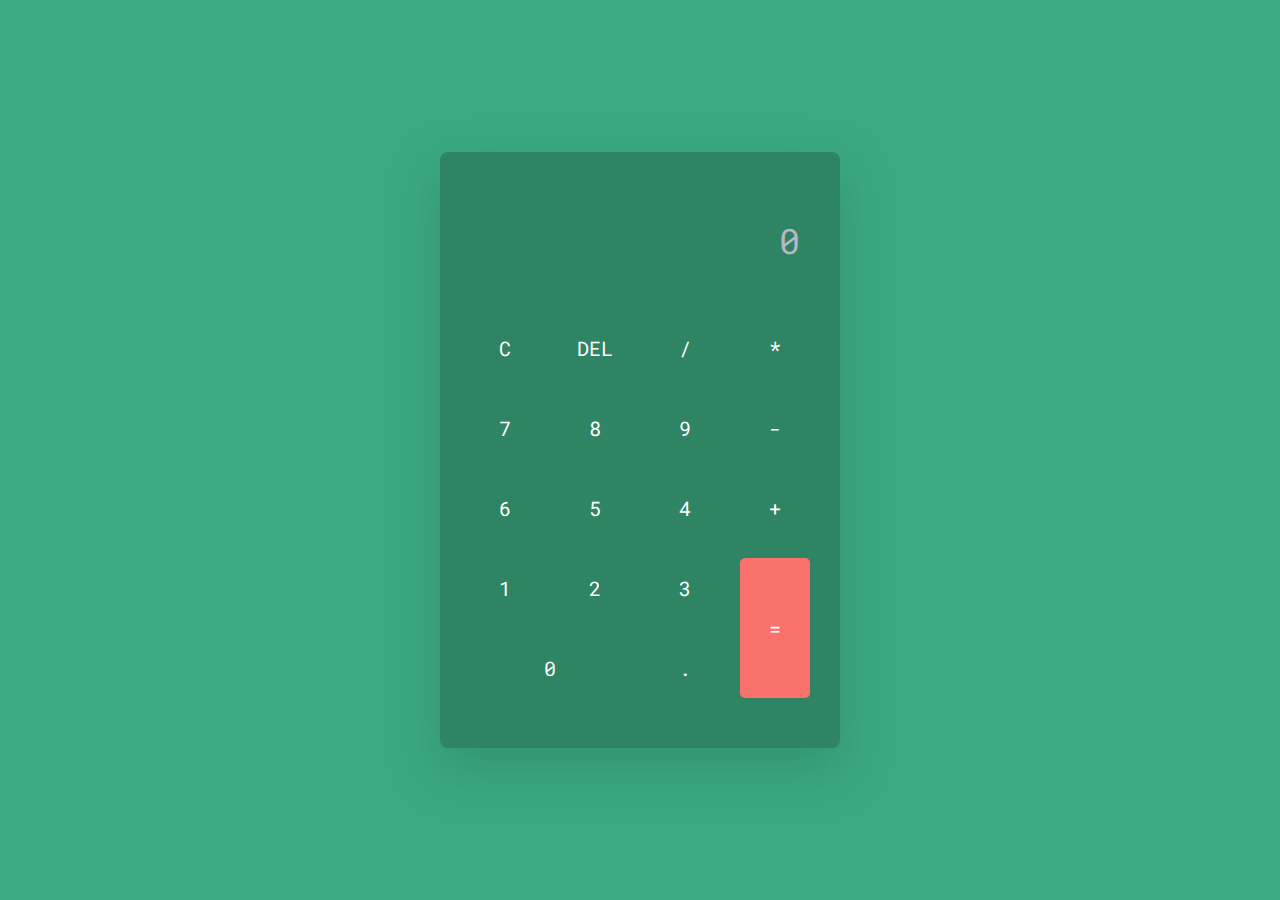
<file: Calculator/index.html>
<!DOCTYPE html>
<html lang="fr">
<head>
    <meta name="viewport" content="width=device-width, initial-scale=1.0" />
    <title>Calculatrice</title>

    <!-- Google Font -->
    <link
            href="https://fonts.googleapis.com/css2?family=Roboto+Mono:wght@500&display=swap"
            rel="stylesheet"
    />
    <!-- Stylesheet -->
    <link rel="stylesheet" href="style.css" />
</head>
<body>
<div class="calculator">
    <div class="display">
        <input type="text" placeholder="0" id="input" disabled />
    </div>
    <div class="buttons">
        <!-- Full Erase -->
        <input type="button" value="C" id="clear" />
        <!-- Erase Single Value -->
        <input type="button" value="DEL" id="erase" />
        <input type="button" value="/" class="input-button" />
        <input type="button" value="*" class="input-button" />

        <input type="button" value="7" class="input-button" />
        <input type="button" value="8" class="input-button" />
        <input type="button" value="9" class="input-button" />
        <input type="button" value="-" class="input-button" />

        <input type="button" value="6" class="input-button" />
        <input type="button" value="5" class="input-button" />
        <input type="button" value="4" class="input-button" />
        <input type="button" value="+" class="input-button" />

        <input type="button" value="1" class="input-button" />
        <input type="button" value="2" class="input-button" />
        <input type="button" value="3" class="input-button" />

        <input type="button" value="=" id="equal" />
        <input type="button" value="0" class="input-button" />
        <input type="button" value="." class="input-button" />
    </div>
</div>
<!-- Script -->
<script src="script.js"></script>
</body>
</html>
</file>
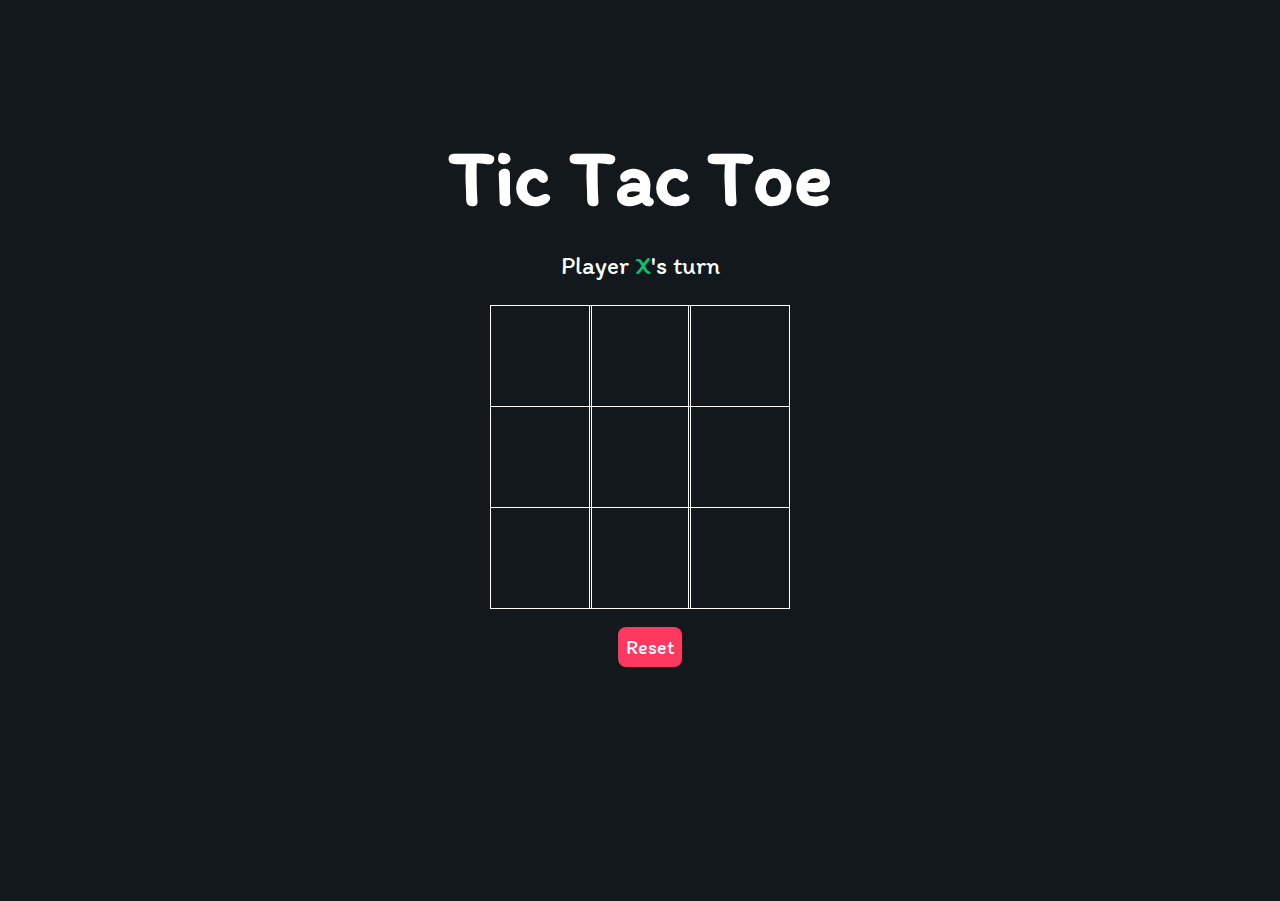
<file: Morpion/index.html>
<!DOCTYPE html>
<html lang="fr">
    <head>
        <meta charset="UTF-8">
        <meta http-equiv="X-UA-Compatible" content="IE=edge">
        <meta name="viewport" content="width=device-width, initial-scale=1.0">
        <link rel="stylesheet" href="style.css">
        <link rel="preconnect" href="https://fonts.gstatic.com">
        <link href="https://fonts.googleapis.com/css2?family=Itim&display=swap" rel="stylesheet">
        <script src="./script.js"></script>
        <title>Tic-Tac-Toe</title>
    </head>

    <body>
        <main class="background">
            <section class="title">
                <h1>Tic Tac Toe</h1>
            </section>
            <section class="display">
                Player <span class="display-player playerX">X</span>'s turn
            </section>
            <section class="container">
                <div class="tile"></div>
                <div class="tile"></div>
                <div class="tile"></div>
                <div class="tile"></div>
                <div class="tile"></div>
                <div class="tile"></div>
                <div class="tile"></div>
                <div class="tile"></div>
                <div class="tile"></div>
            </section>
            <section class="display announcer hide"></section>
            <section class="controls">
                <button id="reset">Reset</button>
            </section>
        </main>
    </body>
</html>
</file>
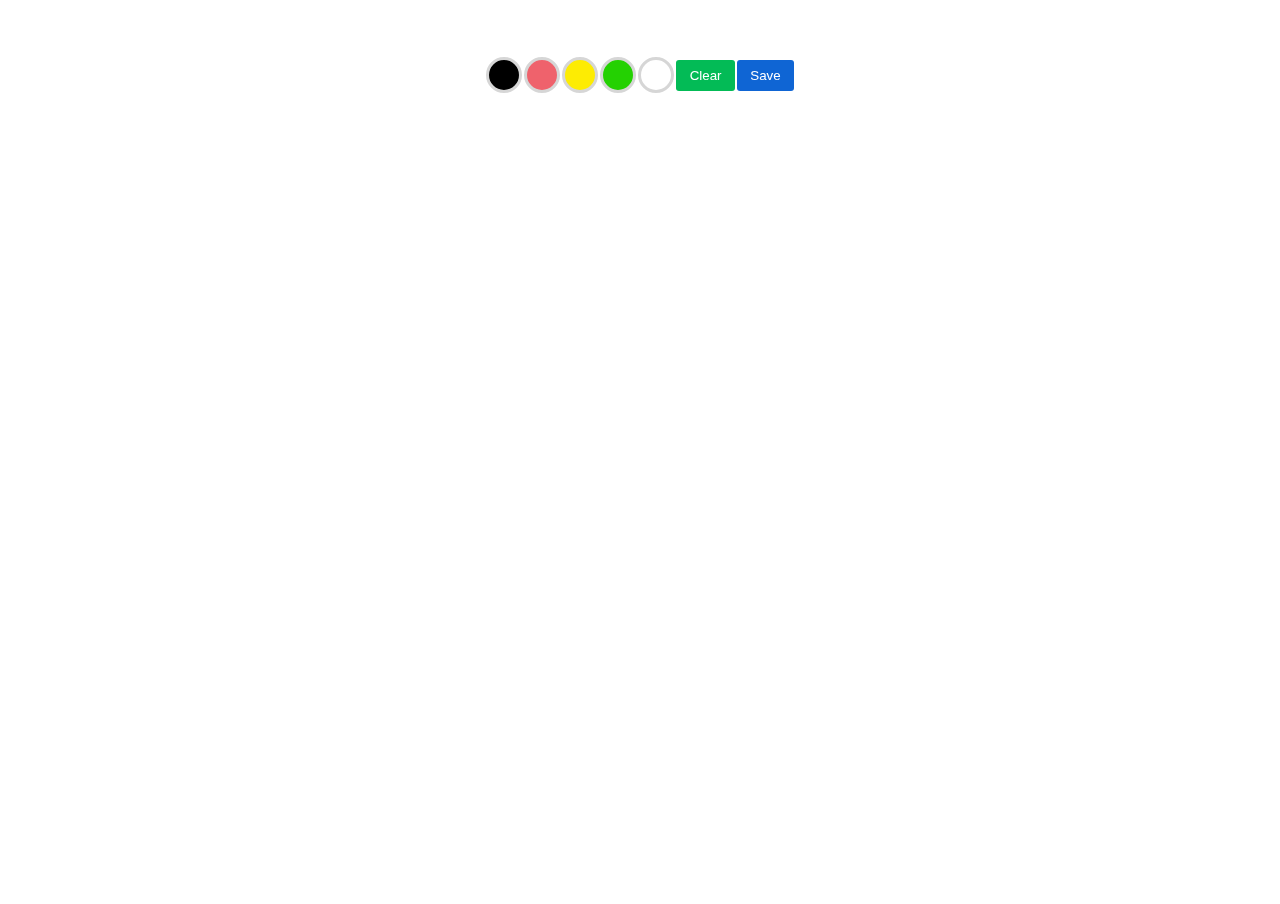
<file: Paint/index.html>
<!DOCTYPE html>
<html lang="fr">
<head>
    <meta charset="UTF-8">
    <meta http-equiv="X-UA-Compatible" content="IE=edge">
    <meta name="viewport" content="width=device-width, initial-scale=1.0">
    <link rel="stylesheet" href="./style.css">
    <title>The Drawing App</title>
</head>
<body>
<canvas id="canvas"></canvas>
<div class="nav">
    <div class="clr" data-clr="#000"></div>
    <div class="clr" data-clr="#EF626C"></div>
    <div class="clr" data-clr="#fdec03"></div>
    <div class="clr" data-clr="#24d102"></div>
    <div class="clr" data-clr="#fff"></div>
    <button class="clear">Clear</button>
    <button class="save">Save</button>
</div>
<script src="./script.js"></script>
</body>
</html>
</file>
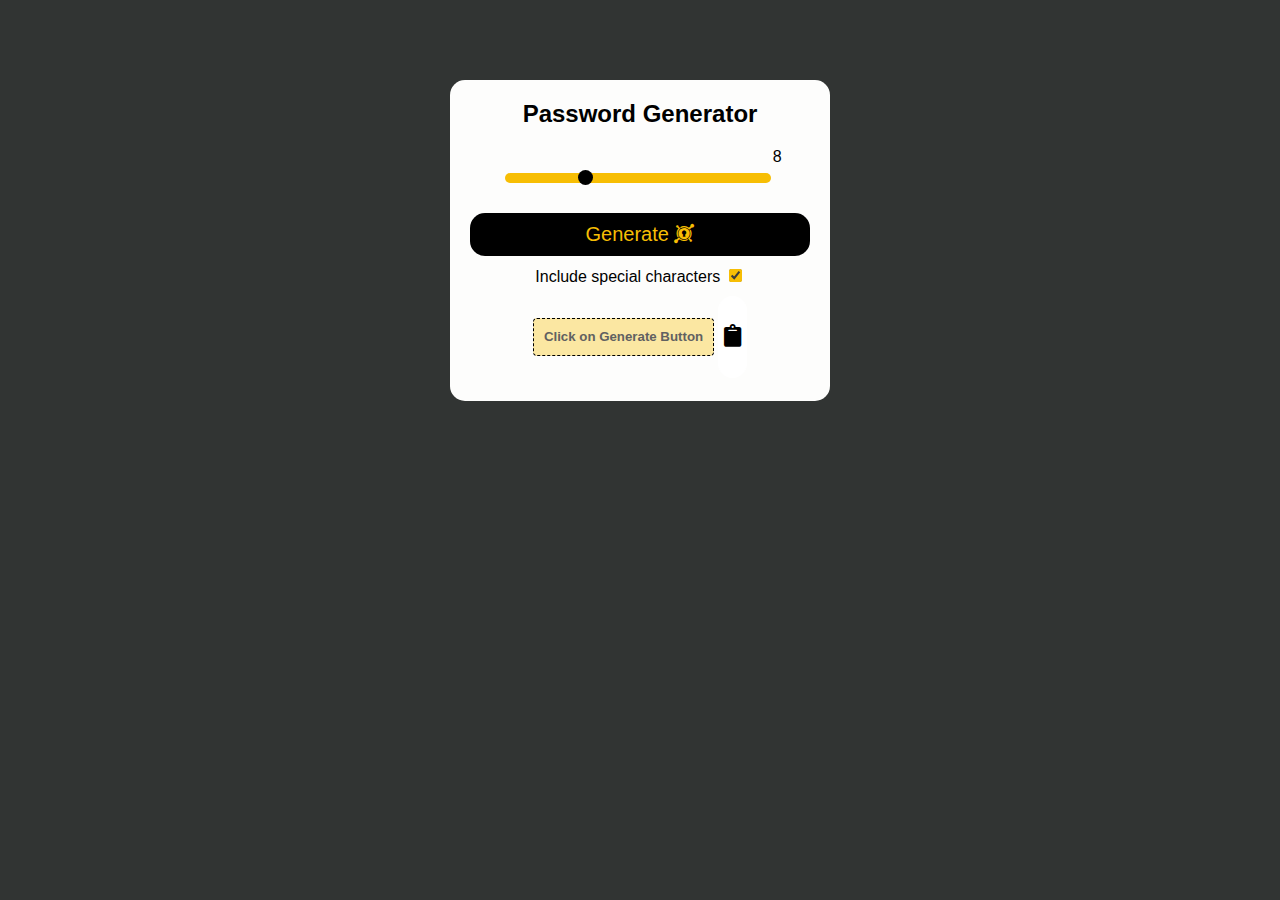
<file: PasswordGenerator/index.html>
<!DOCTYPE html>
<html lang="en">

<head>
    <meta charset="UTF-8">
    <meta http-equiv="X-UA-Compatible" content="IE=edge">
    <meta name="viewport" content="width=device-width, initial-scale=1.0">
    <title>Password Generator</title>
    <link rel="stylesheet" href="https://cdnjs.cloudflare.com/ajax/libs/font-awesome/5.15.4/css/all.min.css">
    <link rel="stylesheet" href="./style.css">
</head>

<body>
<div class="container">
    <h2>Password Generator</h2>
    <div class="slider_main">
        <input type="range" value="8" min="1" max="25" class="slider"
               oninput="this.nextElementSibling.value = this.value" id="slider">
        <output>8</output>
    </div>
    <button id="generate" class="action-btn">
        Generate <i class="fab fa-keycdn"></i>
    </button>
    <label>Include special characters
        <input type="checkbox" checked="checked" id="checkbox">
        <span class="checkmark"></span>
    </label>


    <div class="output">
        <h5 id="pwd_txt"><span>Click on Generate Button</span></h5>
        <button id="clipboard" class="clipboard">
            <i class="fas fa-clipboard"></i>
        </button>
    </div>
    <span id="copy_text"></span>
</div>
<script src="script.js"></script>
</body>

</html>
</file>
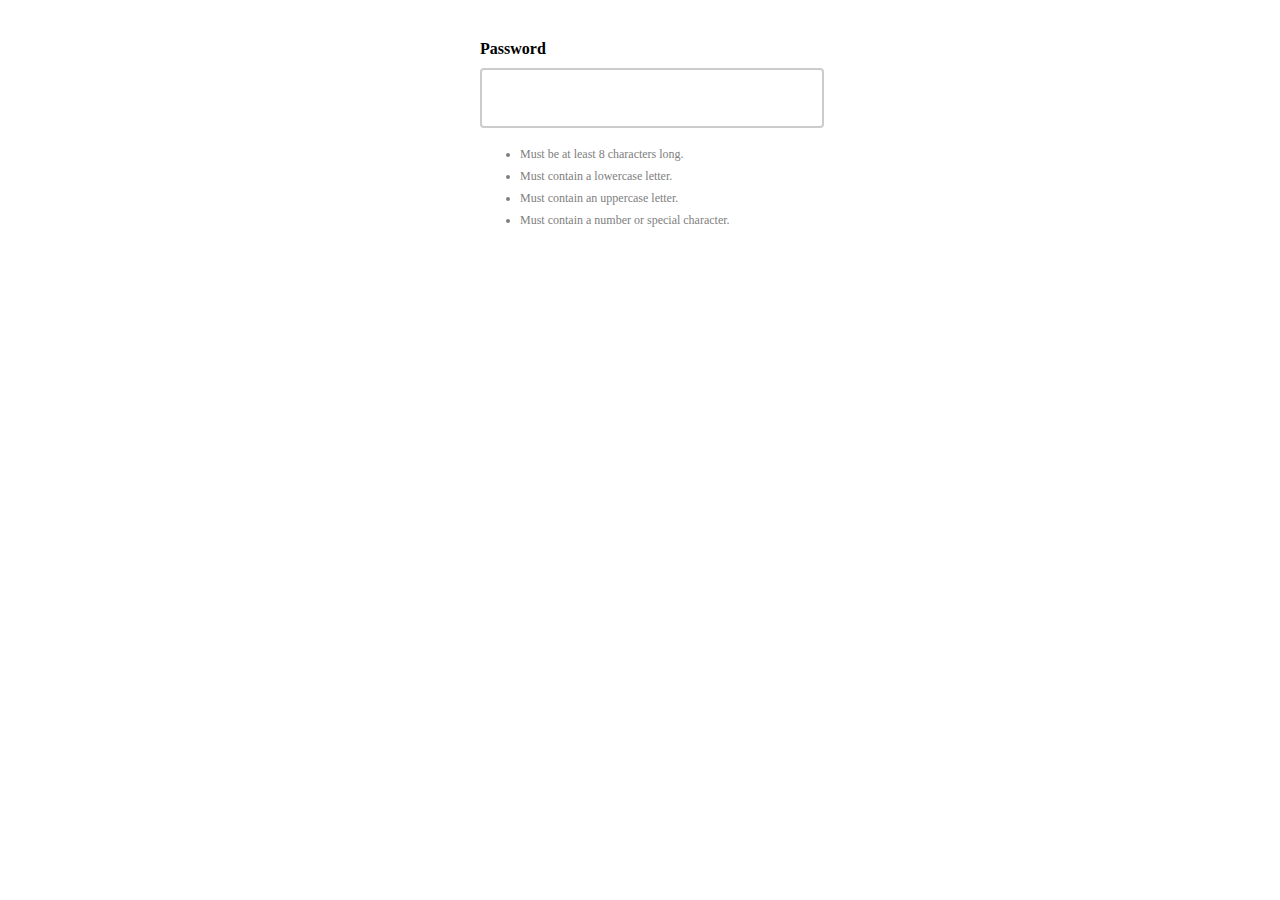
<file: PasswordValidator/index.html>
<!DOCTYPE html>
<html lang="en">
<head>
    <meta charset="UTF-8">
    <title>Password Validator</title>

    <link rel="stylesheet" href="style.css"></link>
</head>
<body>

    <form>
      <label for="password">Password</label>
      <input id="password" class="password" name="password" type="password" />

      <ul class="helper-text">
        <li class="length">Must be at least 8 characters long. </li>
        <li class="lowercase">Must contain a lowercase letter. </li>
        <li class="uppercase">Must contain an uppercase letter. </li>
        <li class="special">Must contain a number or special character.</li>
      </ul>
    </form>

    <script src="./script.js"></script>
</body>
</html>
</file>
<file: Calculator/style.css>
* {
    padding: 0;
    margin: 0;
    box-sizing: border-box;
    font-family: "Roboto Mono", monospace;
}
body {
    height: 100vh;
    background-color: #3BAA80;
}
.calculator {
    width: 400px;
    background-color: #2E8463;
    padding: 50px 30px;
    position: absolute;
    transform: translate(-50%, -50%);
    top: 50%;
    left: 50%;
    border-radius: 8px;
    box-shadow: 0 20px 50px rgb(40,113,85, 0.4);
}
.display {
    width: 100%;
}
.display input {
    width: 100%;
    padding: 15px 10px;
    text-align: right;
    border: none;
    background-color: transparent;
    color: #ffffff;
    font-size: 35px;
}
.display input::placeholder {
    color: #B9B6C8;
}
.buttons {
    display: grid;
    grid-template-columns: repeat(4, 1fr);
    grid-gap: 20px;
    margin-top: 40px;
}
.buttons input[type="button"] {
    font-size: 20px;
    padding: 17px;
    border: none;
    background-color: transparent;
    color: #ffffff;
    cursor: pointer;
    border-radius: 5px;
}
input[type="button"]#equal {
    grid-row: span 2;
    background-color: #FA726B;
}
input[type="button"][value="0"] {
    grid-column: span 2;
}
</file>
<file: Morpion/style.css>
* {
    padding: 0;
    margin: 0;
    font-family: 'Itim', cursive;
}

.background {
    background-color: #12181B;
    height: 100vh;
    padding-top: 1px;
}

.title {
    color: white;
    text-align: center;
    font-size: 40px;
    margin-top: 10%;
}

.display {
    color: white;
    font-size: 25px;
    text-align: center;
    margin-top: 1em;
    margin-bottom: 1em;
}

.hide {
    display: none;
}

.container {
    margin: 0 auto;
    display: grid;
    grid-template-columns: 33% 33% 33%;
    grid-template-rows: 33% 33% 33%;
    max-width: 300px;

}

.tile {
    border: 1px solid white;
    min-width: 100px;
    min-height: 100px;
    display: flex;
    justify-content: center;
    align-items: center;
    font-size: 50px;
    cursor: pointer;
}

.playerX {
    color: #09C372;
}

.playerO {
    color: #498AFB;
}

.controls {
    display: flex;
    flex-direction: row;
    justify-content: center;
    align-items: center;
    margin-top: 1em;
}

.controls button {
    color: white;
    padding: 8px;
    border-radius: 8px;
    border: none;
    font-size: 20px;
    margin-left: 1em;
    cursor: pointer;
}

.restart {
    background-color: #498AFB;
}

#reset {
    background-color: #FF3860;
}
</file>
<file: Paint/style.css>
*{
    margin: 0;
    padding: 0;
}

.nav{
    width: 310px;
    height: 50px;
    position: fixed;
    top: 0;
    left: 50%;
    padding-top: 50px;
    transform: translateX(-50%);
    display: flex;
    align-items: center;
    justify-content: space-around;
    transition: opacity .5s;
}

.clr{
    height: 30px;
    width: 30px;
    background-color: blue;
    border-radius: 50%;
    border: 3px solid rgb(214, 214, 214);
    transition: transform .5s;
}
.clr:hover{
    transform: scale(1.2);
}
.clr:nth-child(1){
    background-color: #000;
}
.clr:nth-child(2){
    background-color: #EF626C;
}
.clr:nth-child(3){
    background-color: #fdec03;
}
.clr:nth-child(4){
    background-color: #24d102;
}
.clr:nth-child(5){
    background-color: #fff;
}

button{
    border: none;
    outline: none;
    padding: .6em 1em;
    border-radius: 3px;
    background-color: #03bb56;
    color: #fff;
    cursor: pointer;
}
.save{
    background-color: #0f65d4;
}
</file>
<file: PasswordGenerator/style.css>
body {
    background: #313433;
    font-family: sans-serif;
}

.container {
    display: flex;
    background-color: rgb(253, 253, 252);
    flex-direction: column;
    text-align: center;
    width: 30%;
    border-radius: 15px;
    margin: 5rem auto;
    padding-bottom: 1%;
}

.slider {
    -webkit-appearance: none;
    width: 70%;
    height: 10px;
    background: #f7be04;
    border-radius: 15px;
    opacity: 1;
    -webkit-transition: 0.2s;
    transition: opacity 0.2s;
    margin-left: 55px;
    margin-top: 25px;
    margin-bottom: 20px;
}

.slider:hover {
    opacity: 0.5;
}

.slider::-webkit-slider-thumb {
    -webkit-appearance: none;
    width: 15px;
    height: 15px;
    background: #000000;
    border-radius: 50%;
    cursor: pointer;
}

.action-btn {
    background-color: #000;
    border: 0;
    color: #f7be04;
    font-size: 20px;
    cursor: pointer;
    padding: 10px;
    margin: 10px 20px;
    border-radius: 15px;
    opacity: 1;
    transition: opacity 0.2s;
}

lable {
    display: inline;
}

.action-btn:hover {
    opacity: 0.5;
}

.slider_main {
    display: flex;
    flex-direction: row;
}

input[type="checkbox"] {
    accent-color: #f7be04;
}

.output {
    display: flex;
    padding: 10px;
    justify-content: center;
    gap: 4px;
}

.clipboard {
    cursor: pointer;
    border: 0;
    background-color: white;
    color: black;
    border-radius: 15px;
    font-size: 23px;
    opacity: 1;
    transition: opacity 0.2s;
}

.clipboard:hover {
    opacity: 0.5;
}

#pwd_txt {
    min-width: 8rem;
    min-height: 1rem;
    width: fit-content;
    background: #f7be045c;
    padding: 10px;
    border-radius: 4px;
    border: 1px dashed black;
}

#pwd_txt span {
    color: rgb(97, 97, 97);
}

#copy_text {
    color: #434242;
}

@media (max-width: 800px) and (min-width: 500px) {
    .container {
        width: 65%;
    }
}

@media (max-width: 499px) {
    .container {
        width: 98%;
    }
}
</file>
<file: PasswordValidator/style.css>
form {
    max-width: 320px;
    width: auto;
    height: 240px;
    margin: auto;
    padding: 32px;
    background: #FFFFFF;
    border-radius: 10px;
}

form label{
    display: block;
    font-weight: 700;
    margin-bottom: 10px;
}
form input[type=password]{
    display: block;
    height: 36px;
    margin-bottom: 8px;
    padding: 10px;
    width: 100%;
    border: 2px solid #cccccc;
    font-size: 16px;
    border-radius: 4px;
    letter-spacing: 1px;
}

form ul.helper-text{
    display: block;
    margin-top: 15px;
    font-size: 12px;
    line-height: 22px;
    color: #808080;
}
form ul.helper-text li.valid {
    color: #1AB23E;
    text-decoration-line: line-through;
}
form.valid inout {
    border: 2px solid #1fd34a;
}
</file>
